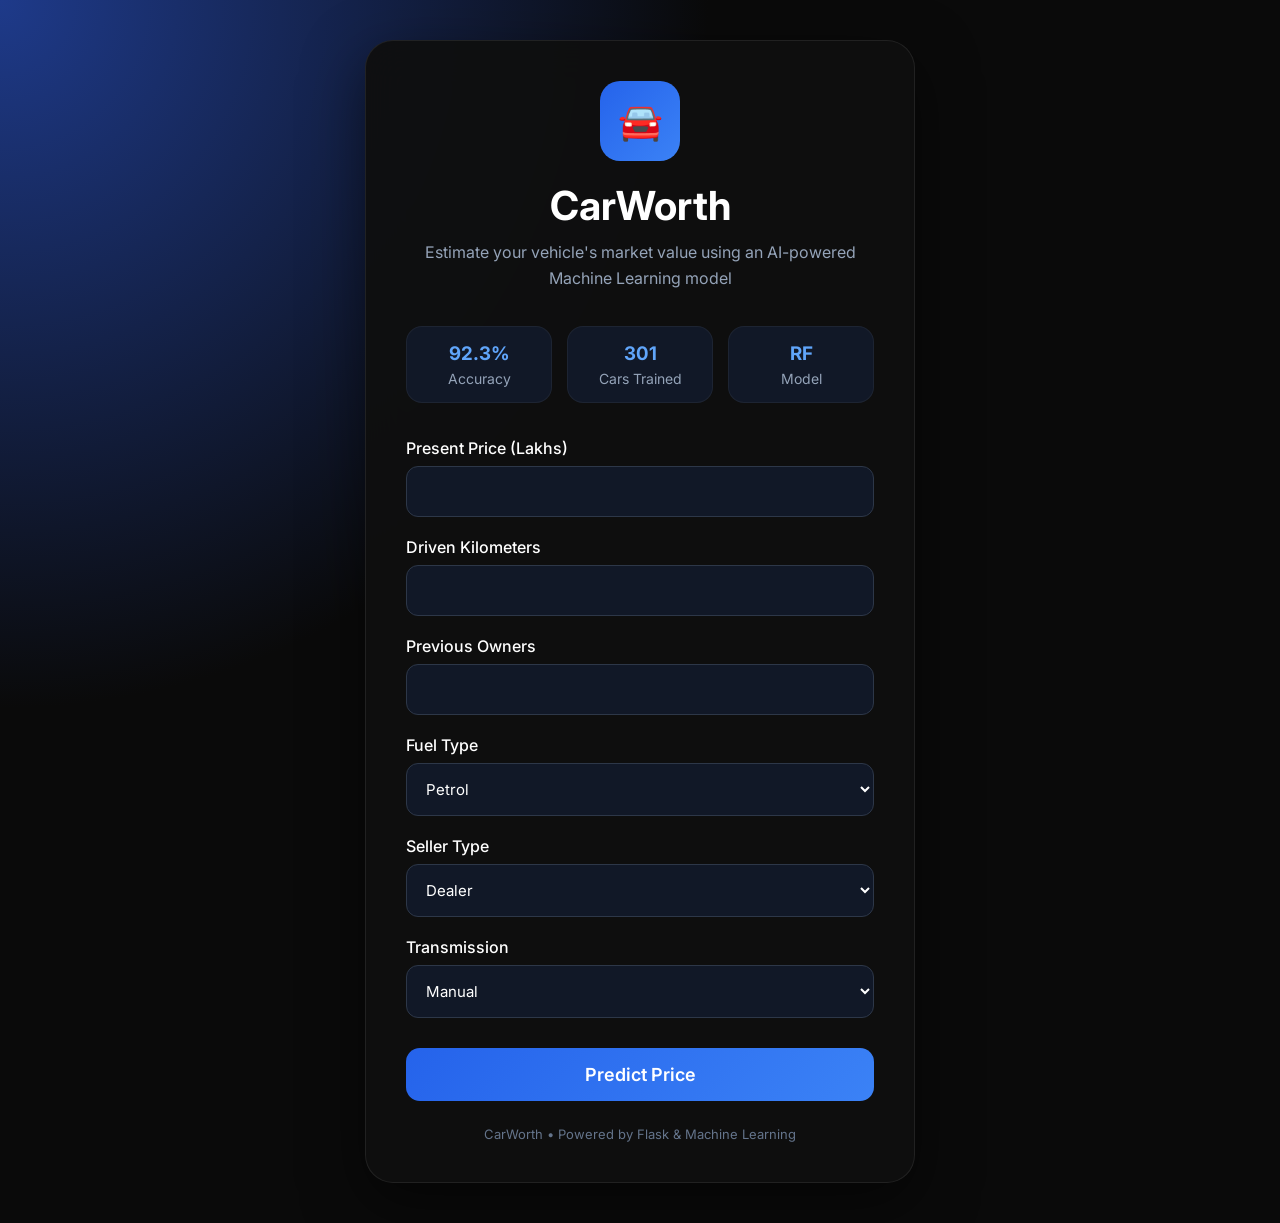
<file: Task_3_Car_Price_Prediction/templates/index.html>
<!DOCTYPE html>
<html lang="en">
<head>
<meta charset="UTF-8">
<meta name="viewport" content="width=device-width, initial-scale=1.0">

<title>CarWorth | AI Car Price Estimator</title>

<link href="https://fonts.googleapis.com/css2?family=Inter:wght@300;400;500;600;700;800&display=swap" rel="stylesheet">

<style>

*{
    margin:0;
    padding:0;
    box-sizing:border-box;
    font-family:'Inter',sans-serif;
}

body{

    min-height:100vh;

    background:
    radial-gradient(circle at top left,#1e3a8a,#0a0a0a 40%),
    radial-gradient(circle at bottom right,#2563eb,#000000 40%);

    display:flex;
    justify-content:center;
    align-items:center;

    padding:40px;
}

.container{

    width:100%;
    max-width:550px;

    background:rgba(15,15,15,0.95);

    backdrop-filter:blur(20px);

    border:1px solid rgba(255,255,255,0.08);

    border-radius:28px;

    padding:40px;

    box-shadow:
    0 20px 60px rgba(0,0,0,0.5);
}

.logo{

    width:80px;
    height:80px;

    border-radius:20px;

    background:linear-gradient(135deg,#2563eb,#3b82f6);

    display:flex;
    align-items:center;
    justify-content:center;

    font-size:36px;

    margin:auto;
    margin-bottom:20px;
}

h1{

    color:white;

    text-align:center;

    font-size:40px;

    margin-bottom:10px;
}

.subtitle{

    text-align:center;

    color:#94a3b8;

    margin-bottom:35px;

    line-height:1.6;
}

.stats{

    display:flex;
    justify-content:space-between;

    gap:15px;

    margin-bottom:35px;
}

.stat-card{

    flex:1;

    background:#111827;

    border:1px solid rgba(255,255,255,0.05);

    padding:15px;

    border-radius:16px;

    text-align:center;
}

.stat-card h3{

    color:#60a5fa;

    margin-bottom:5px;
}

.stat-card p{

    color:#94a3b8;

    font-size:14px;
}

label{

    display:block;

    color:white;

    margin-bottom:8px;

    margin-top:20px;

    font-weight:500;
}

input,
select{

    width:100%;

    padding:15px;

    border-radius:12px;

    border:1px solid #2d3748;

    background:#111827;

    color:white;

    font-size:15px;

    transition:0.3s;
}

input:focus,
select:focus{

    outline:none;

    border-color:#3b82f6;

    box-shadow:
    0 0 15px rgba(59,130,246,0.25);
}

button{

    width:100%;

    margin-top:30px;

    padding:16px;

    border:none;

    border-radius:14px;

    font-size:18px;

    font-weight:600;

    color:white;

    cursor:pointer;

    background:
    linear-gradient(
    135deg,
    #2563eb,
    #3b82f6
    );

    transition:0.3s;
}

button:hover{

    transform:translateY(-3px);

    box-shadow:
    0 12px 30px rgba(59,130,246,0.35);
}

.footer{

    margin-top:25px;

    text-align:center;

    color:#64748b;

    font-size:13px;
}

</style>

<link rel="icon"
      type="image/png"
      href="{{ url_for('static', filename='favicon.png') }}">
      
</head>

<body>

<div class="container">

    <div class="logo">🚘</div>

    <h1>CarWorth</h1>

    <p class="subtitle">
        Estimate your vehicle's market value using an AI-powered Machine Learning model
    </p>

    <div class="stats">

        <div class="stat-card">
            <h3>92.3%</h3>
            <p>Accuracy</p>
        </div>

        <div class="stat-card">
            <h3>301</h3>
            <p>Cars Trained</p>
        </div>

        <div class="stat-card">
            <h3>RF</h3>
            <p>Model</p>
        </div>

    </div>

    <form action="/predict" method="POST">

        <label>Present Price (Lakhs)</label>
        <input type="number" step="0.01" name="present_price" required>

        <label>Driven Kilometers</label>
        <input type="number" name="driven_kms" required>

        <label>Previous Owners</label>
        <input type="number" name="owner" required>

        <label>Fuel Type</label>
        <select name="fuel_type">

            <option>Petrol</option>
            <option>Diesel</option>

        </select>

        <label>Seller Type</label>
        <select name="seller_type">

            <option>Dealer</option>
            <option>Individual</option>

        </select>

        <label>Transmission</label>
        <select name="transmission">

            <option>Manual</option>
            <option>Automatic</option>

        </select>

        <button type="submit">
            Predict Price
        </button>

    </form>

    <div class="footer">
        CarWorth • Powered by Flask & Machine Learning
    </div>

</div>

</body>
</html>
</file>
